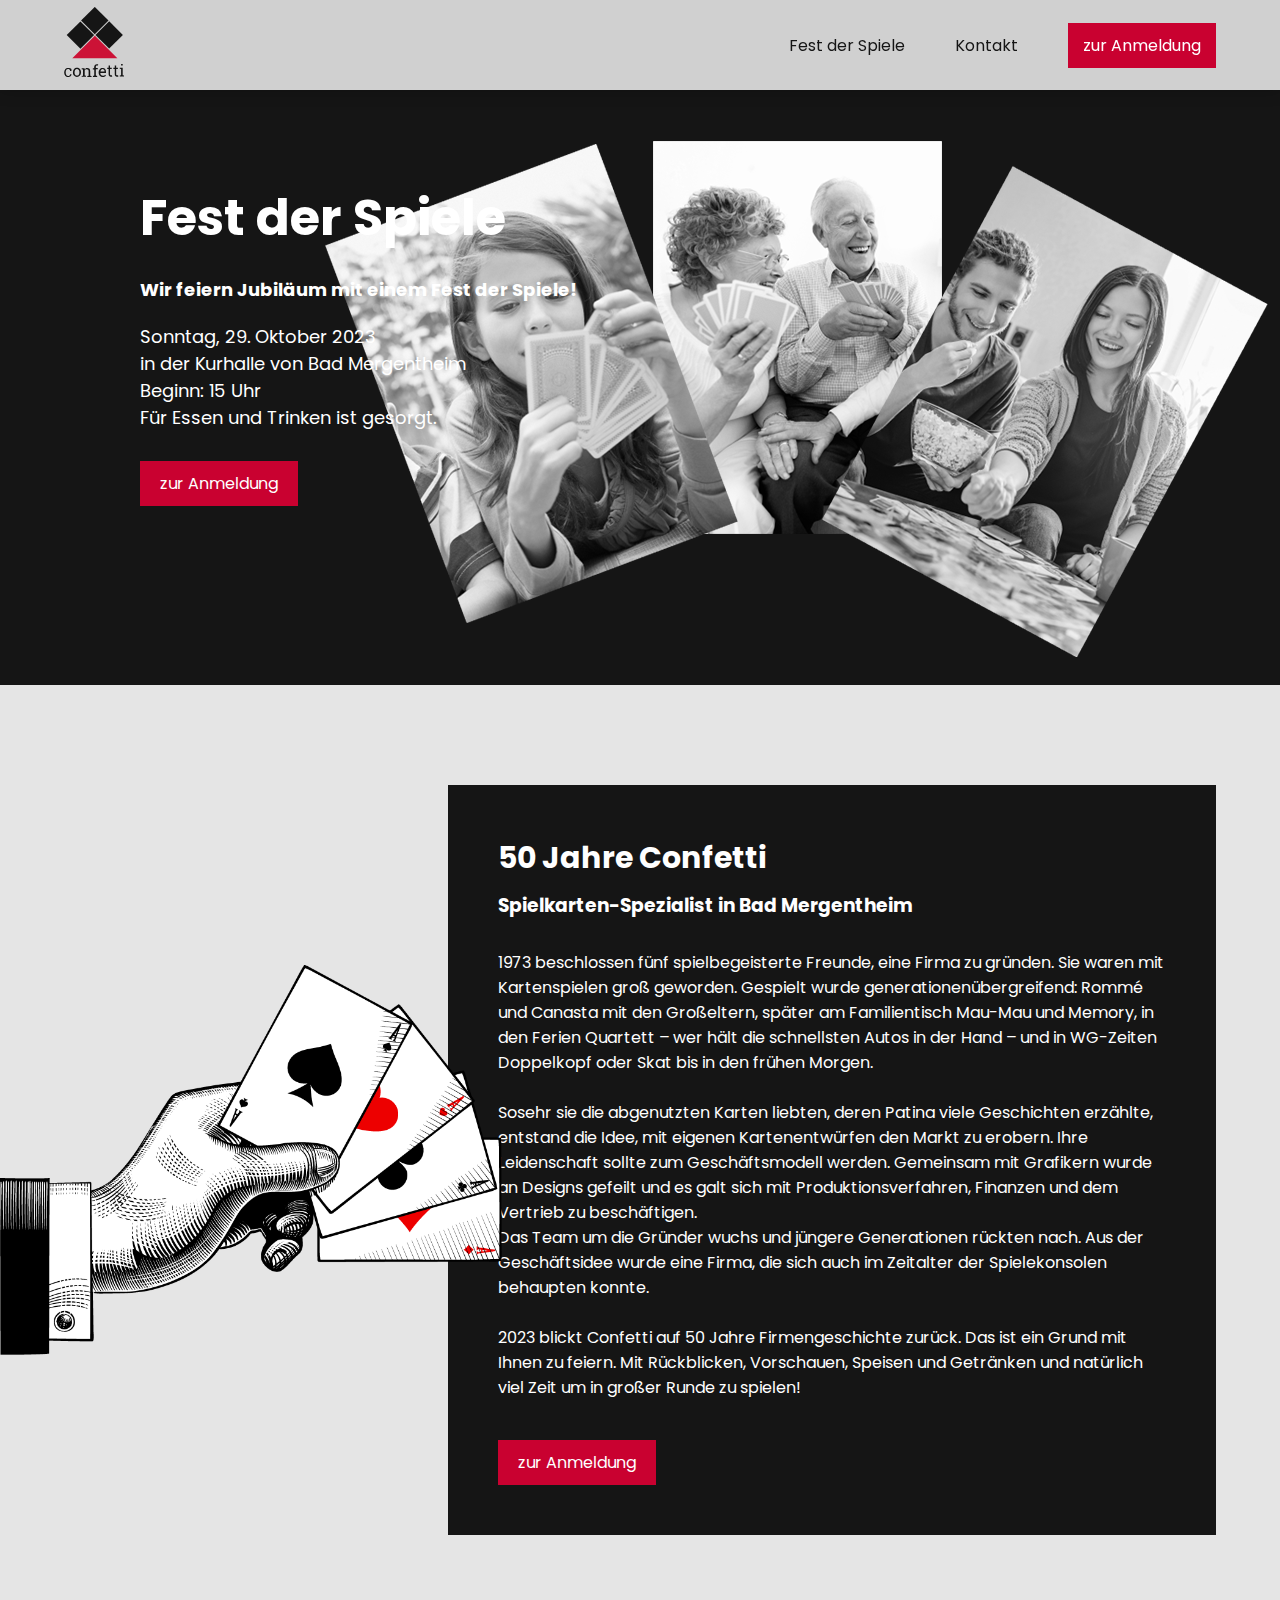
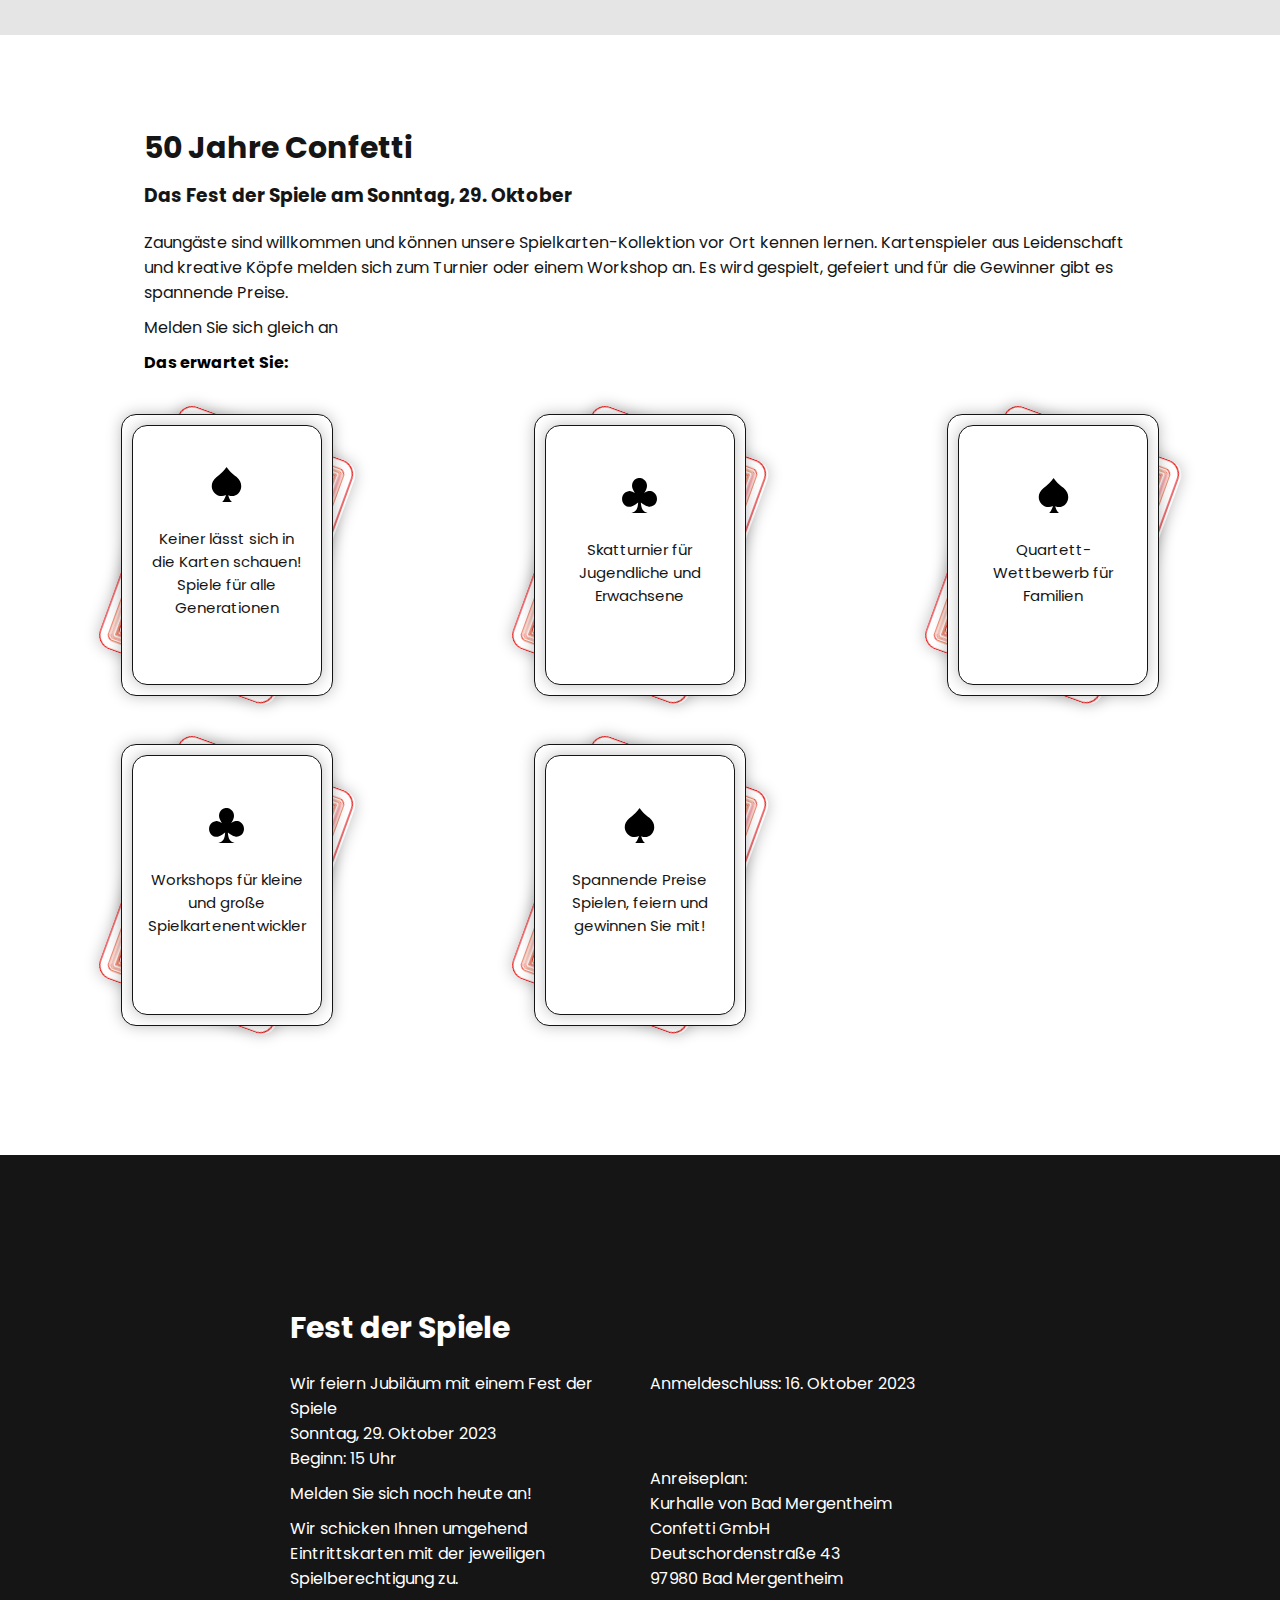
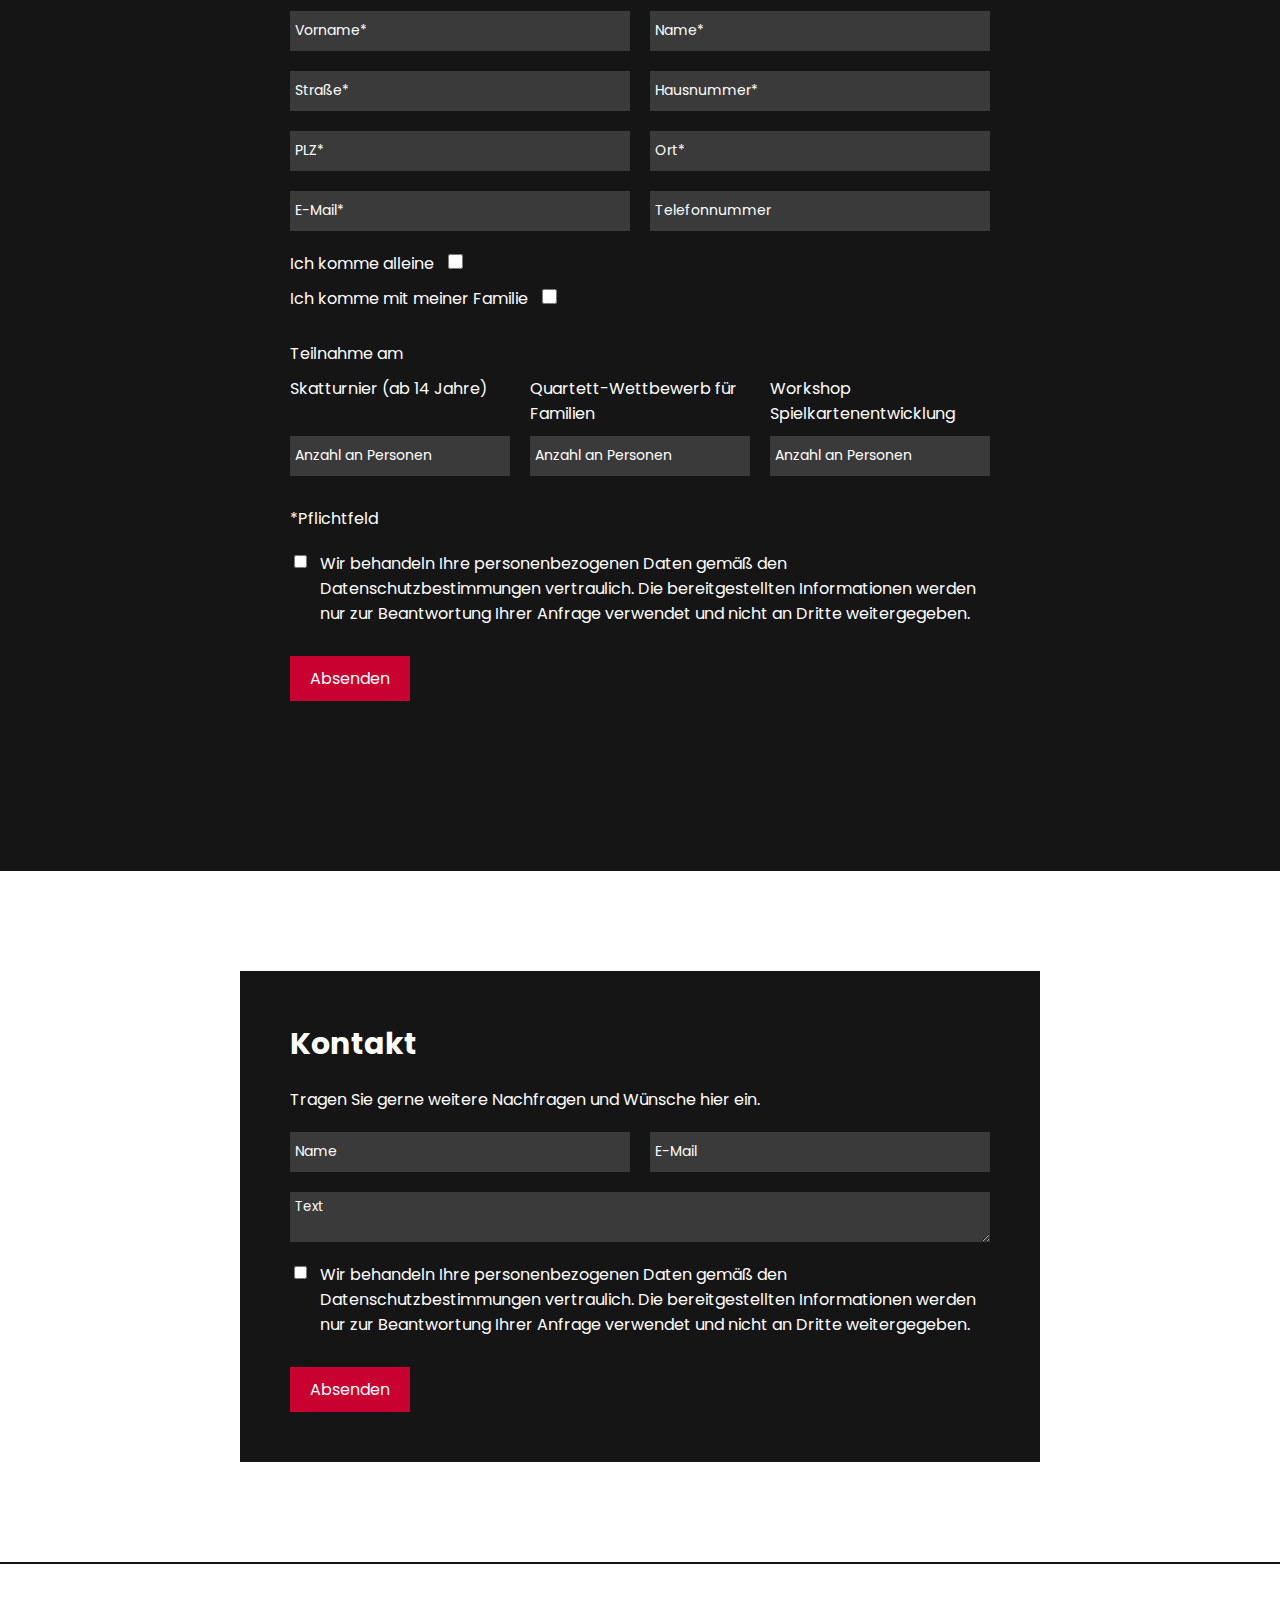
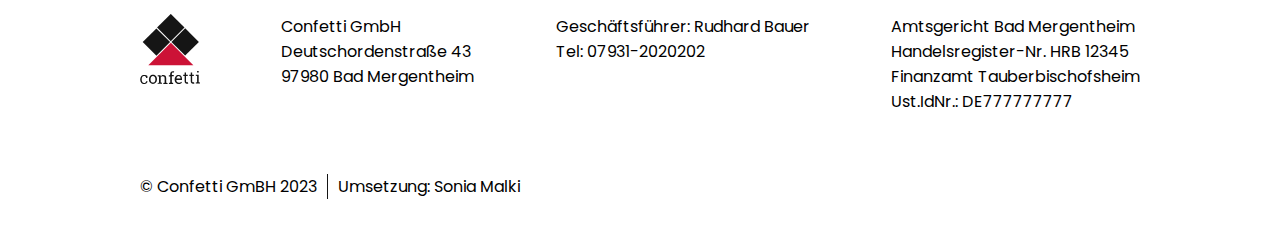
<file: index.html>
<!DOCTYPE html>
<html lang="de">
  <head>
    <meta charset="utf-8">
    <meta name="viewport" content="width=device-width, initial-scale=1.0">
    <title>Confetti GmbH</title>
    <meta name="description" content="50 Jahre Confetti! Spielkarten-Spezialist in Bad Mergentheim" />

    <!-- stylesheet -->
    <link rel="stylesheet" href="style.css">
    <link rel="stylesheet" href="responsive.css">

    <!-- Next Pages -->
    <link rel="page" href="danke.html">

    <!-- Favicon -->
    <link rel="apple-touch-icon" sizes="180x180" href="favicon/apple-touch-icon.png">
    <link rel="icon" type="image/png" sizes="32x32" href="favicon/favicon-32x32.png">
    <link rel="icon" type="image/png" sizes="16x16" href="favicon/favicon-16x16.png">
    <link rel="manifest" href="favicon/site.webmanifest">
    <link rel="mask-icon" href="favicon/safari-pinned-tab.svg" color="#000000">
    <meta name="msapplication-TileColor" content="#ffffff">
    <meta name="theme-color" content="#ffffff">

  </head>
  <body class="responsive">
    <!-- Header -->
    <div class="container menu menu_none">
      <nav>
        <div class="full_menu">
        <a href="#top"><img src="content/img/logo_confetti.svg" alt="Confetti Logo" title="Confetti Logo" ></a>
        <ul>
          <li><a href="#fest_der_spiele">Fest der Spiele</a></li>
          <li><a href="#contact">Kontakt</a></li>
          <li><button class="button_after"><a href="#anmeldung">zur Anmeldung</a></button></li>
        </ul>
        </div>
      </nav> 
    </div> 
    <div class="menu_scroll container menu">    
      <nav class="mobile_menu">
        <a href="#top"><img src="content/img/logo_confetti.svg" alt="Confetti Logo" title="Confetti Logo" ></a>
        <div class="dropdown-container">
          <div class="dropdown-header menu-toggle" onclick="toggleDropdown()">
            <div class="bar"></div>
            <div class="bar"></div>
            <div class="bar"></div>
          </div>
          <div class="dropdown-menu">
            <ul>
              <li><a href="#fest_der_spiele">Fest der Spiele</a></li>
              <li><a href="#contact">Kontakt</a></li>
              <li><button class="button_after"><a href="#anmeldung">zur Anmeldung</a></button></li>
            </ul>
          </div>
        </div>
      </nav>
      <script>function toggleDropdown() {var dropdownContainer = event.target.closest('.dropdown-container');dropdownContainer.classList.toggle('open');}</script>        
    </div> 
    <!-- Header Ende-->
    <!-- Content-->  
    <div id="top" class="full_width background_img">
      <div class="content">
        <div class="box">
          <h1>Fest der Spiele</h1>
          <h2>Wir feiern Jubiläum mit einem Fest der Spiele!</h2>
          <p>Sonntag, 29. Oktober 2023
          <br>in der Kurhalle von Bad Mergentheim<br>Beginn: 15 Uhr
          <br>Für Essen und Trinken ist gesorgt.</p>
          <button class="z-index"><a href="#anmeldung">zur Anmeldung</a></button>  
        </div>
      </div>
    </div>
    <div class="content half img_text">
      <div class="container position">
        <img class="shadow"src="content/img/hand_mit_karten.png" alt="Hand mit Spielkarten Illustration" title="Hand mit Spielkarten Illustration">
        <div class="button_z_index shadow">
          <div>
            <h2>50 Jahre Confetti</h2><h3>Spielkarten-Spezialist in Bad Mergentheim</h3>
            <p>1973 beschlossen fünf spielbegeisterte Freunde, eine Firma zu gründen. Sie waren mit Kartenspielen groß geworden. Gespielt wurde generationenübergreifend: Rommé und Canasta mit den Großeltern, später am Familientisch Mau-Mau und Memory, in den Ferien Quartett – wer hält die schnellsten Autos in der Hand – und in WG-Zeiten Doppelkopf oder Skat bis in den frühen Morgen.<br><br>Sosehr sie die abgenutzten Karten liebten, deren Patina viele Geschichten erzählte, entstand die Idee, mit eigenen Kartenentwürfen den Markt zu erobern. Ihre Leidenschaft sollte zum Geschäftsmodell werden. Gemeinsam mit Grafikern wurde an Designs gefeilt und es galt sich mit Produktionsverfahren, Finanzen und dem Vertrieb zu beschäftigen.</p>
            <p>Das Team um die Gründer wuchs und jüngere Generationen rückten nach. Aus der Geschäftsidee wurde eine Firma, die sich auch im Zeitalter der Spielekonsolen behaupten konnte.<br><br>
                2023 blickt Confetti auf 50 Jahre Firmengeschichte zurück. Das ist ein Grund mit Ihnen zu feiern. Mit Rückblicken, Vorschauen, Speisen und Getränken und natürlich viel Zeit um in großer Runde zu spielen!</p>
            <button class="button_after"><a href="#anmeldung">zur Anmeldung</a></button>
          </div>
        </div>
      </div>  
    </div>
    <div id="fest_der_spiele" class="container content">
      <div class="card">
        <div class="text">
          <h2>50 Jahre Confetti</h2>
            <h3>Das Fest der Spiele am Sonntag, 29. Oktober</h3>
            <p>Zaungäste sind willkommen und können unsere Spielkarten-Kollektion vor Ort kennen lernen. Kartenspieler aus Leidenschaft und kreative Köpfe melden sich zum Turnier oder einem Workshop an. Es wird gespielt, gefeiert und für die Gewinner gibt es spannende Preise.</p>
            <p>Melden Sie sich gleich an</p>
            <h4>Das erwartet Sie:</h4>
        </div>
        <div class="grid">
          <div class="card_box">
            <img src="content/img/pik_symbol.svg" title="Pik Symbol Skat">
              <p class="center">Keiner lässt sich in die Karten schauen! Spiele für alle Generationen</p>
            </div> 
          <div class="card_box">
            <img src="content/img/kreuz_symbol.svg" title="Kreuz Symbol Skat">
            <p class="center">Skatturnier für Jugendliche und Erwachsene</p>
          </div>
          <div class="card_box">
            <img src="content/img/pik_symbol.svg" title="Pik Symbol Skat">
            <p class="center">Quartett-Wettbewerb für Familien</p>
          </div>
          <div class="card_box">
            <img src="content/img/kreuz_symbol.svg" title="Kreuz Symbol Skat">
            <p class="center">Workshops für kleine und große Spielkartenentwickler</p>
          </div>
          <div class="card_box">
            <img src="content/img/pik_symbol.svg" title="Pik Symbol Skat">
            <p class="center">Spannende Preise Spielen, feiern und gewinnen Sie mit!</p>
          </div>
          <!-- <div class="card_box">
            <img src="content/img/kreuz_symbol.svg" title="Kreuz Symbol Skat">
            <p class="center">Und alle sind eingeladen!</p>
            <button><a href="#anmeldung">zur Anmeldung</a></button>  
          </div>       -->
        </div>                                     
      </div>
    </div>      
    <!-- Content Ende-->  
    <!-- Kontaktformulare--> 
    <div class="background_img full" id="anmeldung">
        <div class="contact">
        <h2>Fest der Spiele</h2>
        <div class="contact_grid">
          <div>
            <p>Wir feiern Jubiläum mit einem Fest der Spiele<br>Sonntag, 29. Oktober 2023<br>Beginn: 15 Uhr</p>
            <p>Melden Sie sich noch heute an!</p>
            <p>Wir schicken Ihnen umgehend Eintrittskarten mit der jeweiligen Spielberechtigung zu.</p>
          </div>
          <div>          
            <p>Anmeldeschluss: 16. Oktober 2023</p>
            <p>Anreiseplan:<br>Kurhalle von Bad Mergentheim<br>Confetti GmbH<br>Deutschordenstraße 43<br>97980 Bad Mergentheim<br></p>
          </div>    
        </div>
        <div class="contact_grid">        
        <form action="danke.html" method="post">
          <div class="four">
            <input type="text" id="vorname" name="vorname" placeholder="Vorname*" required>
            <input type="text" id="name" name="name" placeholder="Name*" required>   
            <input type="text" id="strasse" name="strasse" placeholder="Straße*" required>      
            <input type="text" id="hausnummer" name="hausnummer" placeholder="Hausnummer*" required>
            <input type="text" id="plz" name="plz" placeholder="PLZ*" required>
            <input type="text" id="ort" name="ort" placeholder="Ort*" required>
            <input type="email" id="email" name="email" placeholder="E-Mail*" required>
            <input type="tel" id="telefon" name="telefon" placeholder="Telefonnummer">
          </div> 
          <div class="checkbox_container"> 
            <div class="half checkbox">  
              <label for="option1">Ich komme alleine</label>
              <input type="checkbox" id="option1" name="option" value="option1" onclick="uncheckOption2()" onchange="if(this.checked){document.getElementById('select1-container').style.display='block';}else{document.getElementById('select1-container').style.display='none';}">
              <div id="select1-container" style="display:none;">
                <input type="text" placeholder="Alter">
              </div>
            </div>
            <div class="half checkbox">
              <label for="option2">Ich komme mit meiner Familie</label>
              <input type="checkbox" id="option2" name="option2" onclick="uncheckOption1()" onchange="if(this.checked){document.getElementById('dropdowns').style.display='grid';}else{document.getElementById('dropdowns').style.display='none';}">
              <div id="dropdowns" class="option2_anzahl" style="display:none;">
                <label>Anzahl Personen</label>
                <input type="text">
                <label>Kinder (Alter 0 bis 5 Jahre)</label>
                <input type="text">
                <label>Kinder (Alter 6 bis 13 Jahre)</label>
                <input type="text">
                <label>Kinder (Alter 14 bis 17 Jahre)</label>
                <input type="text">
                <label>Erwachsenen</label>
                <input type="text">          
              </div>
            </div>
          </div>       
          <p>Teilnahme am</p>
          <div class="three">
            <div>  
              <label>Skatturnier (ab 14 Jahre)</label>
              <input type="text" placeholder="Anzahl an Personen">
            </div>
            <div>                   
              <label>Quartett-Wettbewerb für Familien</label>
              <input type="text" placeholder="Anzahl an Personen">
            </div> 
            <div>                   
              <label>Workshop Spielkartenentwicklung</label>
              <input type="text" placeholder="Anzahl an Personen">
            </div>  
          </div>
          <p>*Pflichtfeld</p>
            <div class="privacy">
              <input type="checkbox" id="privacy" name="privacy">
                <label for="privacy">Wir behandeln Ihre personenbezogenen Daten gemäß den Datenschutzbestimmungen vertraulich. Die bereitgestellten Informationen werden nur zur Beantwortung Ihrer Anfrage verwendet und nicht an Dritte weitergegeben.</label>
            </div>                 
            <button class="button_after" type="submit">Absenden</button>
          </form> 
        </div>
      </div>
    </div>
    <div id="contact" class="container full padding"> 
      <div class="shadow">
        <div class="contact_mini">
          <h2>Kontakt</h2>
          <p>Tragen Sie gerne weitere Nachfragen und Wünsche hier ein. </p>
          <form action="danke.html" method="post">
            <div class="half">
              <input type="text" name="Name" placeholder="Name">
              <input type="email" name="E-Mail" placeholder="E-Mail">
            </div> 
            <textarea name="Text Feld">Text</textarea>
            <div class="privacy">
              <input type="checkbox" id="privacy" name="privacy" required>
              <label for="privacy">Wir behandeln Ihre personenbezogenen Daten gemäß den Datenschutzbestimmungen vertraulich. Die bereitgestellten Informationen werden nur zur Beantwortung Ihrer Anfrage verwendet und nicht an Dritte weitergegeben. </label>
            </div>
            <button class="button_after" type="submit">Absenden</button>   
          </form>
        </div> 
      </div>
    </div>  
    <!-- Footer -->
    <footer class="shadow">
      <div class="container">
        <ul>
        <a href="#top"><img src="content/img/logo_confetti.svg" alt="Confetti Logo" title="Confetti Logo" ></a>
         <li>Confetti GmbH<br>Deutschordenstraße 43<br>97980 Bad Mergentheim</li>
         <li>Geschäftsführer: Rudhard Bauer<br>Tel: 07931-2020202</li>
         <li>Amtsgericht Bad Mergentheim<br>Handelsregister-Nr. HRB 12345<br>Finanzamt Tauberbischofsheim<br>Ust.IdNr.: DE777777777</li>
        </ul>
      </div>
      <div class="container copyright">
         <ul>
         <li>© Confetti GmBH 2023</li>
         <li>Umsetzung: Sonia Malki</li>
        </ul>
      </div>
    </footer>
  </body>
</html>
</file>
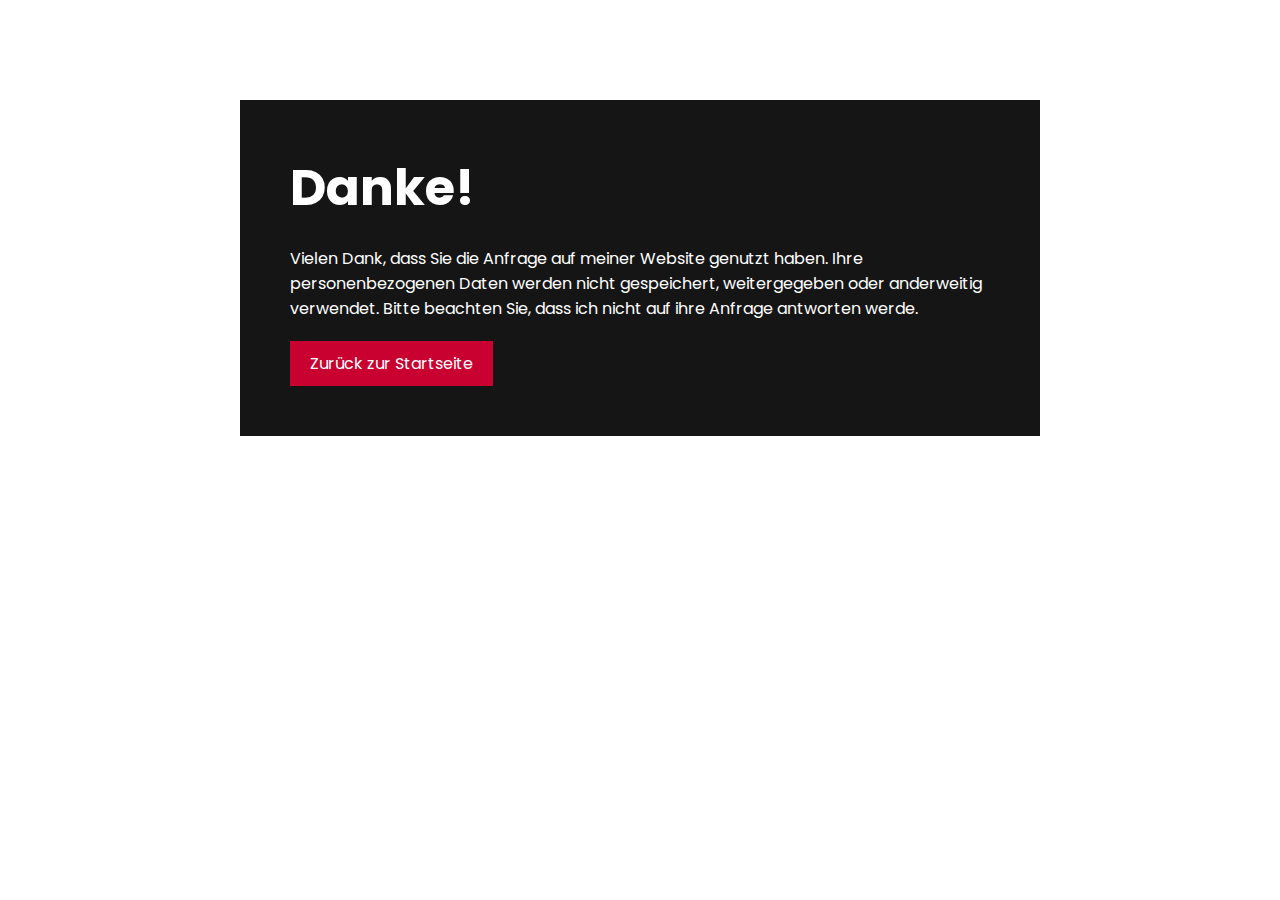
<file: danke.html>
<!DOCTYPE html>
<html lang="de">
  <head>
    <meta charset="utf-8">
    <meta name="viewport" content="width=device-width, initial-scale=1.0">
    <title>Confetti GmbH</title>
    <meta name="description" content="50 Jahre Confetti! Spielkarten-Spezialist in Bad Mergentheim" />

    <!-- stylesheet -->
    <link rel="stylesheet" href="style.css">
    <link rel="stylesheet" href="responsive.css">

    <!-- Next Pages -->
    <link rel="page" href="danke.html">

    <!-- Favicon -->
    <link rel="apple-touch-icon" sizes="180x180" href="favicon/apple-touch-icon.png">
    <link rel="icon" type="image/png" sizes="32x32" href="favicon/favicon-32x32.png">
    <link rel="icon" type="image/png" sizes="16x16" href="favicon/favicon-16x16.png">
    <link rel="manifest" href="favicon/site.webmanifest">
    <link rel="mask-icon" href="favicon/safari-pinned-tab.svg" color="#000000">
    <meta name="msapplication-TileColor" content="#ffffff">
    <meta name="theme-color" content="#ffffff">

  </head>
  <body>
  <div class="container full padding"> 

          <div class="shadow">
            <div class="contact_mini">
            <h1>Danke!</h1>
            <p>Vielen Dank, dass Sie die Anfrage auf meiner Website genutzt haben. Ihre personenbezogenen Daten werden nicht gespeichert, weitergegeben oder anderweitig verwendet. Bitte beachten Sie, dass ich nicht auf ihre Anfrage antworten werde.</p>
            <button class="button_after"><a href="index.html">Zurück zur Startseite</a></button>
            </div> 
          </div>
    </div>  
  </body>
</html>
</file>
<file: style.css>
/*
    Website: Confetti GmBH
    Autor: Jasmin Kell
*/


:root {
    /* Farben: */
    --main-red: #C90130;

    --main-black: #151515;
    --main-white: #fff;
}

/*Font*/

@font-face {
    font-family: 'Poppins';
    src: url('/content/font/Poppins-Light.eot');
    src: url('/content/font/Poppins-Light.eot?#iefix') format('embedded-opentype'),
        url('/content/font/Poppins-Light.woff2') format('woff2'),
        url('/content/font/Poppins-Light.woff') format('woff'),
        url('/content/font/Poppins-Light.ttf') format('truetype'),
        url('/content/font/Poppins-Light.svg#Poppins-Light') format('svg');
    font-weight: 300;
    font-style: normal;
    font-display: swap;
}

@font-face {
    font-family: 'Poppins';
    src: url('/content/font/Poppins-Regular.eot');
    src: url('/content/font/Poppins-Regular.eot?#iefix') format('embedded-opentype'),
        url('/content/font/Poppins-Regular.woff2') format('woff2'),
        url('/content/font/Poppins-Regular.woff') format('woff'),
        url('/content/font/Poppins-Regular.ttf') format('truetype'),
        url('/content/font/Poppins-Regular.svg#Poppins-Regular') format('svg');
    font-weight: normal;
    font-style: normal;
    font-display: swap;
}

@font-face {
    font-family: 'Poppins';
    src: url('/content/font/Poppins-Medium.eot');
    src: url('/content/font/Poppins-Medium.eot?#iefix') format('embedded-opentype'),
        url('/content/font/Poppins-Medium.woff2') format('woff2'),
        url('/content/font/Poppins-Medium.woff') format('woff'),
        url('/content/font/Poppins-Medium.ttf') format('truetype'),
        url('/content/font/Poppins-Medium.svg#Poppins-Medium') format('svg');
    font-weight: 500;
    font-style: normal;
    font-display: swap;
}

@font-face {
    font-family: 'Poppins';
    src: url('/content/font/Poppins-Bold.eot');
    src: url('/content/font/Poppins-Bold.eot?#iefix') format('embedded-opentype'),
        url('/content/font/Poppins-Bold.woff2') format('woff2'),
        url('/content/font/Poppins-Bold.woff') format('woff'),
        url('/content/font/Poppins-Bold.ttf') format('truetype'),
        url('/content/font/Poppins-Bold.svg#Poppins-Bold') format('svg');
    font-weight: bold;
    font-style: normal;
    font-display: swap;
}


/*Global*/

* {
    -webkit-box-sizing: border-box;
    box-sizing: border-box;
}
::-moz-selection{  
  background-color: var(--main-red);
  color: var(--main-white);
}
::selection{  
  background-color: var(--main-red);
  color: var(--main-white);
}
p,
label {
    font-family: 'Poppins';
    color: var(--main-white);
}
* {
    font-family: 'Poppins';
}
.container {
    margin: 0 auto;
    width: 100%;
    display: -webkit-box;
    display: -ms-flexbox;
    display: flex;
    -webkit-box-orient: vertical;
    -webkit-box-direction: normal;
        -ms-flex-direction: column;
            flex-direction: column;
}
.contact,
.background_img .content,
footer .container {
        max-width: 80%;
    }

h1 {
    color: var(--main-white);
}

h2 {
    font-size: 30px;
}
body {
    margin: 0;
    overflow-x: hidden;
}
button, input[type="submit"] {
    width: -webkit-fit-content;
    width: -moz-fit-content;
    width: fit-content;
    padding: 10px 20px;
    font-size: 16px;
    margin: 0;
    border: none;
    background-color: var(--main-red);
    position: relative;
    color: var(--main-white);
}
button.z-index::before {
    z-index: -1;
}
.button_z_index button {
    position: relative;
}
/* button::before, input[type="submit"]::before {
    position: absolute;
    width: 100%;
    height: 100%;
    background-repeat: no-repeat;
    content: '';
    background-color: var(--main-black);
    rotate: -5deg;
    -webkit-transition-duration: 1.5s;
         -o-transition-duration: 1.5s;
            transition-duration: 1.5s;
    top: 0;
    left: 0;
} */
body button:hover::before,
input[type="submit"]:hover::before {
    rotate: -10deg;
}
button a {
    color: var(--main-white);
    z-index: 2;
    position: relative;
}

a {
    text-decoration: none;
    color: var(--main-black);
}
p,
h2 {
    margin: 0;
    color: var(--main-white);
}
body input:focus-visible,
textarea:focus-visible {
    outline: 1px solid var(--main-red);
}
html {
  scroll-behavior: smooth;
}
h3 {
    margin: 0;
    margin-bottom: 10px;
    color: var(--main-white);
}
h4 {
    margin: 0;
}

/*Menu*/

body .container.menu {
    max-width: 100%;
    /*height: 90px;*/
    position: fixed;
    width: 100%;
    z-index: 10;
    -webkit-box-shadow: 0 0 15px 0 rgba(0,0,0,0.25);
            box-shadow: 0 0 15px 0 rgba(0,0,0,0.25);
}
.menu nav {
    display: -webkit-box;
    display: -ms-flexbox;
    display: flex;
    -webkit-box-orient: horizontal;
    -webkit-box-direction: normal;
        -ms-flex-direction: row;
            flex-direction: row;
    -webkit-box-align: center;
        -ms-flex-align: center;
            align-items: center;
    height: 100%;
    -webkit-box-pack: justify;
        -ms-flex-pack: justify;
            justify-content: space-between;
    margin: 0 auto;
    width: 100%;
    max-width: 100%;
    background-color: rgba(255, 255, 255, 0.8);
    height: 90px;  
}
.menu nav ul {
    display: -webkit-box;
    display: -ms-flexbox;
    display: flex;
    -webkit-box-orient: horizontal;
    -webkit-box-direction: normal;
        -ms-flex-direction: row;
            flex-direction: row;
    -webkit-box-pack: end;
        -ms-flex-pack: end;
            justify-content: flex-end;
    gap: 50px;
    -webkit-box-align: center;
        -ms-flex-align: center;
            align-items: center;      
}
.menu button {
    padding: 10px 15px;
}
.menu nav button a {
    color: var(--main-white);
}
.menu nav li {
    list-style: none;
}
.menu nav a {
    color: var(--main-black);
}
.menu nav a:hover {
    color: var(--main-red);
}
.menu nav button a:hover {
    color: var(--main-white);
}
.menu .mobile_menu {
    display: none;
}
.full_menu {
    display: -webkit-box;
    display: -ms-flexbox;
    display: flex;
    -webkit-box-pack: justify;
        -ms-flex-pack: justify;
            justify-content: space-between;
    width: 90%;
    margin: 0 auto;
}

/*mobile menu*/
.dropdown-container {
    position: relative;
    display: inline-block;
    height: 100%;
}
.dropdown-header {
    cursor: pointer;
    padding: 10px;
}
.dropdown-menu {
    position: absolute;
    top: 0;
    right: -50px;
    width: 250px;
    padding: 10px 0;
    background-color: #fff;
    display: none;
    height: 10000px;
    margin: 0 auto;
    -webkit-transition: all 2s;
    -o-transition: all 2s;
    transition: all 2s;
}
.dropdown-container.open .dropdown-header.menu-toggle {
    z-index: 9;
    position: absolute;
    top: -25px;
    rotate: 45deg;
    margin-top: 20px;
}
.dropdown-container.open .bar:first-child,
.dropdown-container.open .bar:nth-child(2) {
    position: absolute;
}
.dropdown-container.open .bar:nth-child(2) {
    rotate: 90deg;
}
.dropdown-container.open .bar:last-child {
    display: none;
}
.menu nav .dropdown-menu ul {
    display: -webkit-box;
    display: -ms-flexbox;
    display: flex;
    -webkit-box-orient: vertical;
    -webkit-box-direction: normal;
        -ms-flex-direction: column;
            flex-direction: column;
    padding: 0;
    gap: 20px;
    margin-top: 50px;
}
.dropdown-container.open .dropdown-menu {
    display: block;
}
.bar {
    width: 25px;
    height: 3px;
    background-color: var(--main-black);
    margin: 5px 0;
    -webkit-transition: all 0.3s ease;
    -o-transition: all 0.3s ease;
    transition: all 0.3s ease;
}
nav.mobile_menu img {
    height: 40px;
}
/*Intro*/
#top p {
    font-size: 18px;
}

.background_img {
    background: var(--main-black);
}

.full_width.background_img {
    height: 685px;
    display: -webkit-box;
    display: -ms-flexbox;
    display: flex;
    -webkit-box-align: center;
        -ms-flex-align: center;
            align-items: center;
    background-image: url("content/img/intro_bg.png");
    background-repeat: no-repeat;
    background-position: top right;
}
.background_img .content {
    margin: auto;
    width: 100%;
    display: -webkit-box;
    display: -ms-flexbox;
    display: flex;
    -webkit-box-orient: vertical;
    -webkit-box-direction: normal;
        -ms-flex-direction: column;
            flex-direction: column;
    height: 100%;
    -webkit-box-pack: center;
        -ms-flex-pack: center;
            justify-content: center;
}
.box {
    display: -webkit-box;
    display: -ms-flexbox;
    display: flex;
    -webkit-box-orient: vertical;
    -webkit-box-direction: normal;
        -ms-flex-direction: column;
            flex-direction: column;
    gap: 20px;
    width: auto;
} 

.box p {
    color: var(--main-white);
}

h1 {
    font-size: 50px;
    margin: 0;
    position: relative;
    font-weight: 700;
}
/* h1:before,
h2:before  {
    content: '';
    background-image: url(content/img/headline_element.svg);
    position: absolute;
    width: 35px;
    height: 35px;
    background-repeat: no-repeat;
    top: 30px;
    left: -10px;
    z-index: -2;
} */
#top h2 {
    font-size: 18px;
}
#top h2:before {
    display: none;
}
h2:before {
    width: 25px;
    height: 25px;
    top: 15px;
    left: -10px;
}
h2 {
    z-index: 0;
}

/*Tex-img*/
h2 {
    margin: 0;
    position: relative;
}
.img_text h3 {
    margin-bottom: 30px;
}
/* .shadow {
    -webkit-box-shadow: 0 0 15px 0 rgba(0,0,0,0.25);
            box-shadow: 0 0 15px 0 rgba(0,0,0,0.25);
} */
.content.half {
    background-color: rgb(0, 0, 0, .1);
}
.container.position {
    max-width: 100%;
    position: relative;
    display: -webkit-box;
    display: -ms-flexbox;
    display: flex;
    -webkit-box-orient: horizontal;
    -webkit-box-direction: normal;
        -ms-flex-direction: row;
            flex-direction: row;
    -webkit-box-pack: end;
        -ms-flex-pack: end;
            justify-content: flex-end;
    -webkit-box-align: center;
        -ms-flex-align: center;
            align-items: center;
}
.button_z_index {
    padding: 50px 100px 50px 100px;
    width: 60%;
    background-color: var(--main-black);
    margin-right: 5%;
}

.button_z_index p {
    color: var(--main-white);
}

div.img_text {
    padding: 100px 0;
}
.container.position {
    position: relative;
}
.position button {
    margin-top: 40px;
}
.half img {
    height: 390px;
    position: absolute;
    left: 0;
}
.content.half.text_img {
    justify-items: start;
}
.half img:before {
    content: '';
    width: 185px;
    height: 185px;
    position: absolute;
    background: var(--main-white);
    display: block;
    top: -60px;
    left: -60px;
    visibility: visible;
    opacity: 1;
}
button.button_after::after {
    position: absolute;
    width: 100%;
    height: 100%;
    background-repeat: no-repeat;
    content: '';
    background-color: var(--main-red);
    rotate: 0deg;
    -webkit-transition-duration: 1.5s;
         -o-transition-duration: 1.5s;
            transition-duration: 1.5s;
    top: 0;
    left: 0;
}
.img_text h2 {
    margin-bottom: 10px;
}

/*Grid Box*/
.card {
    margin: 70px 0;
    padding: 20px;
}

.card h3 {
    color: var(--main-black);
}

.text {
    display: -webkit-box;
    display: -ms-flexbox;
    display: flex;
    -webkit-box-orient: vertical;
    -webkit-box-direction: normal;
        -ms-flex-direction: column;
            flex-direction: column;
    gap: 10px;
    width: 80%;
    margin: 0 auto;
}
.card_box {
    display: -webkit-box;
    display: -ms-flexbox;
    display: flex;
    -webkit-box-orient: vertical;
    -webkit-box-direction: normal;
        -ms-flex-direction: column;
            flex-direction: column;
    gap: 10px;
}
.card_box button::before {
    display: none;
}
.card_box:hover button {
    background-color: var(--main-red);
}
.grid {
    display: -ms-grid;
    display: grid;
    -ms-grid-columns: 1fr 0 1fr 0 1fr;
    grid-template-columns: repeat(3, 1fr);
    margin: 50px 0;
    -webkit-box-pack: justify;
        -ms-flex-pack: justify;
            justify-content: space-between;
    justify-items: center;
    gap: 70px 0;
}
.content.full {
    display: -webkit-box;
    display: -ms-flexbox;
    display: flex;
    -webkit-box-orient: vertical;
    -webkit-box-direction: normal;
        -ms-flex-direction: column;
            flex-direction: column;
    gap: 30px;
}
.card_box {
    height: 260px;
    width: 190px;
    -webkit-box-shadow: 0 0 15px 0 rgba(0,0,0,0.25);
            box-shadow: 0 0 15px 0 rgba(0,0,0,0.25);
    border: 1px solid var(--main-black);
    border-radius: 15px;
    -webkit-box-align: center;
        -ms-flex-align: center;
            align-items: center;
    -webkit-transition: all 0.5s ease;
    -o-transition: all 0.5s ease;
    transition: all 0.5s ease;
    position: relative;
    background-color: var(--main-white);
    -webkit-box-orient: vertical;
    -webkit-box-direction: normal;
        -ms-flex-direction: column;
            flex-direction: column;
    gap: 10px;
    -webkit-box-pack: center;
        -ms-flex-pack: center;
            justify-content: center;
    display: -webkit-box;
    display: -ms-flexbox;
    display: flex;
}
.card_box:hover::before {
    -webkit-transform: rotate(-40deg);
        -ms-transform: rotate(-40deg);
            transform: rotate(-40deg);
}
.card_box.button:hover::before {
    -webkit-transform: rotate(360deg);
        -ms-transform: rotate(360deg);
            transform: rotate(360deg);
}
body .card_box.button {
    -webkit-transition: all 4s ease;
    -o-transition: all 4s ease;
    transition: all 4s ease;
}
.card_box:hover::after {
    /* -webkit-transform: rotate(-40deg);
        -ms-transform: rotate(-40deg);
            transform: rotate(-40deg); */
    border: 1px solid var(--main-black);        
}
.card_box:before {
    position: absolute;
    width: 100%;
    height: 100%;
    background-repeat: no-repeat;
    content: '';
    z-index: -1;
    background-image: url(content/img/Karte_Rot.png);
    border-radius: 15px;
    rotate: 20deg;
    -webkit-transition-duration: 1.5s;
         -o-transition-duration: 1.5s;
            transition-duration: 1.5s;
    -webkit-box-shadow: 0 0 15px 0 rgba(0,0,0,0.25);
            box-shadow: 0 0 15px 0 rgba(0,0,0,0.25);
}
.card_box:after {
    background-color: var(--main-white);
    border: var(--main-black) 1px solid;
    border-radius: 15px;
    position: absolute;
    height: 280px;
    width: 210px;
    background-repeat: no-repeat;
    content: '';
    z-index: -1;
    rotate: 0deg;
    -webkit-transition-duration: 2s;
         -o-transition-duration: 2s;
            transition-duration: 2s;
    -webkit-box-shadow: 0 0 15px 0 rgba(0,0,0,0.25);
            box-shadow: 0 0 15px 0 rgba(0,0,0,0.25);
}

#fest_der_spiele .card h2, p {
    color: var(--main-black);
}

.card_box p {
    color: var(--main-black);
}

.grid p.center {
    font-size: 15px;
    text-align: center;
    padding: 0 15px;
    font-family: 'Poppins';
    margin-bottom: 25px;
}
.card_box button {
    padding: 5px 10px;
    font-size: 14px;
}
.card_box img {
    margin-bottom: 15px;
}
.card_box img {
    width: 35px;
    height: 35px;
}
/* .card_box:last-child:hover::before {
    -webkit-transform: rotate(320deg);
        -ms-transform: rotate(320deg);
            transform: rotate(320deg);
}
.card_box:last-child:hover::after {
    -webkit-transform: rotate(320deg);
        -ms-transform: rotate(320deg);
            transform: rotate(320deg);
} */
.card_box:after {
    -webkit-transition-duration: 3s;
         -o-transition-duration: 3s;
            transition-duration: 3s;
}

/*Anmeldung*/
div#anmeldung {
    padding: 100px;
    background-attachment: fixed;
    background-repeat: no-repeat;
    background-size: cover;
}
.contact {
    max-width: 1200px;
    width: 100%;
    margin: 0 auto;
    padding: 50px;
    background-color: var(--main-black);
    /* background-image: url(content/img/bg_element.png); */
    background-repeat: no-repeat;
    background-position: 100% 100%;
    background-size: cover;
    position: relative;
}

.contact p {
    color: var(--main-white);
}

.contact_grid {
    display: -ms-grid;
    display: grid;
    -ms-grid-columns: 1fr 20px 1fr;
    grid-template-columns: 1fr 1fr;
    -webkit-box-pack: justify;
        -ms-flex-pack: justify;
            justify-content: space-between;
    margin: 20px 0;
    gap: 20px;
}
.contact_grid div {
    display: -webkit-box;
    display: -ms-flexbox;
    display: flex;
    -webkit-box-orient: vertical;
    -webkit-box-direction: normal;
        -ms-flex-direction: column;
            flex-direction: column;
    gap: 10px;
    -webkit-box-pack: justify;
        -ms-flex-pack: justify;
            justify-content: space-between;
}
.contact_grid:first-child {
    display: -webkit-box;
    display: -ms-flexbox;
    display: flex;
    -webkit-box-orient: vertical;
    -webkit-box-direction: normal;
        -ms-flex-direction: column;
            flex-direction: column;
    gap: 20px;
}
.contact_grid .four {
    display: -ms-grid;
    display: grid;
    -ms-grid-columns: 1fr 20px 1fr 20px 1fr 20px 1fr;
    grid-template-columns: repeat(4, 1fr);
    gap: 20px;
}
.contact_grid .three {
    display: -ms-grid;
    display: grid;
    -ms-grid-columns: 1fr 20px 1fr 20px 1fr;
    grid-template-columns: repeat(3, 1fr);
    gap: 20px;
}
body .checkbox_container {
    margin-top: 10px;
    -webkit-box-align: start;
        -ms-flex-align: start;
            align-items: flex-start;
}
.contact_grid .half.checkbox {
    display: -webkit-box;
    display: -ms-flexbox;
    display: flex;
    -webkit-box-orient: horizontal;
    -webkit-box-direction: normal;
        -ms-flex-direction: row;
            flex-direction: row;
    height: -webkit-fit-content;
    height: -moz-fit-content;
    height: fit-content;
}
.contact_grid:last-child {
    display: -webkit-box;
    display: -ms-flexbox;
    display: flex;
    -webkit-box-orient: vertical;
    -webkit-box-direction: normal;
        -ms-flex-direction: column;
            flex-direction: column;
}
.contact h2:before {
    display: none;
}
body input::-webkit-input-placeholder {
    font-size: 14px;
}
.contact_grid p {
    font-size: 16px;
}
body input {
    border-radius: 0;
    padding: 10px 5px;
    border: none;
    background-color: rgba(255, 255, 255, 0.16);
}
form > p {
    margin-top: 20px;
}
body .privacy {
    display: -webkit-box;
    display: -ms-flexbox;
    display: flex;
    -webkit-box-orient: horizontal;
    -webkit-box-direction: normal;
        -ms-flex-direction: row;
            flex-direction: row;
    -webkit-box-align: start;
        -ms-flex-align: start;
            align-items: flex-start;
    margin: 10px 0 20px 0;
    gap: 10px;
}
body input[type="checkbox"] {
    width: 15px;
    height: auto;
    accent-color: var(--main-red);
}
form {
    display: -webkit-box;
    display: -ms-flexbox;
    display: flex;
    -webkit-box-orient: vertical;
    -webkit-box-direction: normal;
        -ms-flex-direction: column;
            flex-direction: column;
    gap: 10px;
}
input::-webkit-input-placeholder {
    color: var(--main-white);
    font-family: 'Poppins';
    font-size: 12px;
}
input::-moz-placeholder {
    color: var(--main-white);
    font-family: 'Poppins';
    font-size: 12px;
}
input:-ms-input-placeholder {
    color: var(--main-white);
    font-family: 'Poppins';
    font-size: 12px;
}
input::-ms-input-placeholder {
    color: var(--main-white);
    font-family: 'Poppins';
    font-size: 12px;
}
input::placeholder {
    color: var(--main-white);
    font-family: 'Poppins';
    font-size: 12px;
}
body input[type="checkbox"] {
    width: 15px;
    height: 15px;
}
div#dropdowns {
    -ms-grid-columns: 1fr 10px 1fr;
    grid-template-columns: repeat(2, 1fr);
    gap: 10px;
}
.contact_grid .half.checkbox:last-child {
    display: -webkit-box;
    display: -ms-flexbox;
    display: flex;
    -webkit-box-orient: horizontal;
    -webkit-box-direction: normal;
        -ms-flex-direction: row;
            flex-direction: row;
    -ms-flex-wrap: wrap;
        flex-wrap: wrap;
    -webkit-box-pack: justify;
        -ms-flex-pack: justify;
            justify-content: space-between;
    -webkit-box-align: start;
        -ms-flex-align: start;
            align-items: flex-start;
}
button.button_after[type="submit"] {
    z-index: 0;
}
button.button_after[type="submit"]::before {
    z-index: -2;
}
button.button_after[type="submit"]::after {
    z-index: -1;
}
.contact::before {
    /* background-image: url(content/img/bg_element.svg); */
    position: absolute;
    height: 120px;
    width: 120px;
    background-repeat: no-repeat;
    content: '';
    top: 0;
    left: 0;
}
/*Contact mini*/
.padding {
    padding: 100px;
}
.contact_mini .half {
    display: -ms-grid;
    display: grid;
    -ms-grid-columns: 1fr 20px 1fr;
    grid-template-columns: repeat(2, 1fr);
    gap: 20px;
    margin-bottom: 10px;
}
.contact_mini .half {
    display: -webkit-box;
    display: -ms-flexbox;
    display: flex;
    -webkit-box-orient: horizontal;
    -webkit-box-direction: normal;
        -ms-flex-direction: row;
            flex-direction: row;
    -ms-flex-wrap: wrap;
        flex-wrap: wrap;
}
.contact_mini .half {
    display: -ms-grid;
    display: grid;
    -ms-grid-columns: 1fr 20px 1fr;
    grid-template-columns: repeat(2, 1fr);
    gap: 20px;
}
.container.full.padding .shadow {
    max-width: 800px;
    margin: 0 auto;
}
.contact_mini {
    display: -webkit-box;
    display: -ms-flexbox;
    display: flex;
    -webkit-box-orient: vertical;
    -webkit-box-direction: normal;
        -ms-flex-direction: column;
            flex-direction: column;
    gap: 20px;
    padding: 50px;
    background-color: var(--main-black);
}

.contact_mini p {
    color: var(--main-white);
}

.container.full.padding .shadow {
    position: relative;
    z-index: 1;
}
/* .container.full.padding .shadow:before {
    position: absolute;
    width: 100%;
    height: 100%;
    background-repeat: no-repeat;
    content: '';
    z-index: -1;
    background-color: var(--main-red);
    rotate: -5deg;
    -webkit-transition-duration: 1.5s;
         -o-transition-duration: 1.5s;
            transition-duration: 1.5s;
    -webkit-box-shadow: 0 0 15px 0 rgba(0,0,0,0.25);
            box-shadow: 0 0 15px 0 rgba(0,0,0,0.25);
    z-index: -1;
} */
textarea {
    border-radius: 0;
    padding: 5px;
    border: none;
    background-color: rgba(255, 255, 255, 0.16);
    color: var(--main-white);
    min-width: 100%;
    max-width: 100%;
    min-height: 50px;
    font-family: 'Poppins';
}
/*Footer*/
footer {
    border-top: 2px solid var(--main-black);
}
footer ul {
    display: -webkit-box;
    display: -ms-flexbox;
    display: flex;
    -webkit-box-orient: horizontal;
    -webkit-box-direction: normal;
        -ms-flex-direction: row;
            flex-direction: row;
    -webkit-box-pack: justify;
        -ms-flex-pack: justify;
            justify-content: space-between;
    padding: 50px 0;
    margin: 0;
}
li {
    list-style: none;
}

/*Copyright*/
.container.copyright {
    padding-bottom: 50px;
    margin: 10px auto 0 auto;
}
.copyright ul {
    padding: 0;
    display: -webkit-box;
    display: -ms-flexbox;
    display: flex;
    -webkit-box-pack: start;
        -ms-flex-pack: start;
            justify-content: flex-start;
    gap: 10px;
}
.copyright li:first-child {
    border-right: 1px solid var(--main-black);
    padding-right: 10px;
}
</file>
<file: responsive.css>
@media only screen and (max-width: 1600px) {
	.button_z_index {
	    width: 70%;
	}
}
@media only screen and (max-width: 1440px) {
	div.img_text {
	    padding: 100px 0;
	}
	.contact_grid .four {
	    -ms-grid-columns: (1fr)[2];
	    grid-template-columns: repeat(2, 1fr);
	}
	.container.position {
    max-width: 100%;
	}
	.responsive .full_width.background_img {
	    background-position: 120% 0;
	}
	.responsive .full_width.background_img button.z-index {
	    margin-top: 10px;
	}
	.button_z_index {
	    padding: 50px 50px 50px 50px;
	    width: 60%;
	    background-color: var(--main-black);
	}
	.responsive .contact,
	.background_img .content,
	footer .container {
		max-width: 1000px;
	}
	.responsive .contact {
		max-width: 800px;
	}
	div#contact {
	    padding: 100px 0;
	}
}
@media only screen and (max-width: 1200px) {
	/*Img Text*/
	.half img {
	    height: 290px;
	}
	.contact_grid .half.checkbox:last-child {
	    -webkit-box-pack: start;
	        -ms-flex-pack: start;
	            justify-content: flex-start;
	}
}

@media only screen and (max-width: 1084px) {
	.responsive .full_width.background_img {
	    background-size: 70%;
	}
	.responsive .contact,
	.background_img .content,
	footer .container {
		max-width: 90%;
	}
	.responsive .contact {
		max-width: 65%;
	}
	body .container.menu {
	    max-width: 100%;
	}
}

@media only screen and (max-width: 989px) {
	.full_width .content {
	    padding: 0 50px;
	}
	.container.menu.menu_none {
		display: none;
	}
	.menu .mobile_menu {
		display: block;
	}
	 body .container.menu {
	  	height: 60px;
	 }
	.responsive .full_width.background_img {
	    background-size: 59%;
	    height: 500px;
	}
	.menu .mobile_menu {
	    display: -webkit-box;
	    display: -ms-flexbox;
	    display: flex;
	    max-width: 90%;
	}
	.menu_scroll.container.menu.scroll {
	    padding-top: 20px;
	    height: 80px;
	}
	/*img-text*/
	.responsive .container.position {
	    position: relative;
	    display: -webkit-box;
	    display: -ms-flexbox;
	    display: flex;
	    -webkit-box-orient: vertical;
	    -webkit-box-direction: normal;
	        -ms-flex-direction: column;
	            flex-direction: column;
	    -webkit-box-pack: end;
	        -ms-flex-pack: end;
	            justify-content: flex-end;
	    -webkit-box-align: start;
	        -ms-flex-align: start;
	            align-items: flex-start;
	}
	.responsive .half img {
	    height: auto;
	    width: 50%;
	    position: initial;
	}
	.responsive .button_z_index {
	    padding: 40px;
	    width: auto;
	    background-color: var(--main-black);
		margin-right: 0;
	}
	.responsive .grid {
	    -ms-grid-columns: (1fr)[2];
	    grid-template-columns: repeat(2, 1fr);
	}
	.responsive .contact {
	    max-width: 100%;
	    width: auto;
	}
	.contact_grid .three {
	    -ms-grid-columns: (1fr)[1];
	    grid-template-columns: repeat(1, 1fr);
	}
	.dropdown-menu {
	    position: fixed;
	    top: 0;
	    right: 0;
	    width: 40vw;
	    padding: 10px 0;
	    background-color: #fff;
	    display: none;
	    height: 10000px;
	    margin: 0 auto;
	    -webkit-transition: all 2s;
	    -o-transition: all 2s;
	    transition: all 2s;
	}
	.menu nav {
	    background-color: transparent;
	}
	body .container.menu {
	    background-color: rgba(255, 255, 255, 0.6);
	}
}

@media only screen and (max-width: 789px) {
	.responsive .full_width.background_img {
	    height: 400px;
	    background-position: 135% 0px;
	}
	h1 {
	    font-size: 30px;
	}
	#top p {
	    font-size: 18px;
	}
	.box {
	    display: -webkit-box;
	    display: -ms-flexbox;
	    display: flex;
	    -webkit-box-orient: vertical;
	    -webkit-box-direction: normal;
	        -ms-flex-direction: column;
	            flex-direction: column;
	    gap: 20px;
	    width: auto;
	}

	div.img_text {
	    padding: 20px;
	}
	.card {
	    margin: 20px 0;
	}
	div#anmeldung {
	    padding: 50px;
	}
	div#contact {
	    width: auto;
	}
	div#contact {
	    padding: 50px;
	}
	footer ul {
	    display: -ms-grid;
	    display: grid;
	    -ms-grid-columns: 1fr;
	    grid-template-columns: repeat(1, 1fr);
	    padding: 20px 0;
	    gap: 20px;
	}
	body .container.menu {
	    width: 100%;
	    position: fixed;
	    max-width: 100vw;
	}
	.full_width.background_img {
	    margin-bottom: 0px;
	}
	body.responsive .grid {
	    display: -ms-grid;
	    display: grid;
	    -ms-grid-columns: 1fr;
	    grid-template-columns: repeat(1, 1fr);
	    margin: 20px 0;
	    -webkit-box-pack: justify;
	        -ms-flex-pack: justify;
	            justify-content: space-between;
	    justify-items: center;
	    gap: 70px 0;
	}
	body.responsive .contact_grid .four {
	    -ms-grid-columns: (1fr)[1];
	    grid-template-columns: repeat(1, 1fr);
	}
	body.responsive .contact {
	    padding: 20px;
	}
	body.responsive .contact::before {
	    height: 50px;
	    width: 50px;
	}
	body.responsive .container.full.padding .shadow {
	    width: auto;
	    max-width: 100%;
	}
	.contact_mini {
	    padding: 20px;
	}
	.contact_mini .half {
	    display: -ms-grid;
	    display: grid;
	    -ms-grid-columns: 1fr;
	    grid-template-columns: repeat(1, 1fr);
	    gap: 20px;
	}
	.full_width .content {
	    padding: 0 150px 0 0;
	}

}
</file>
